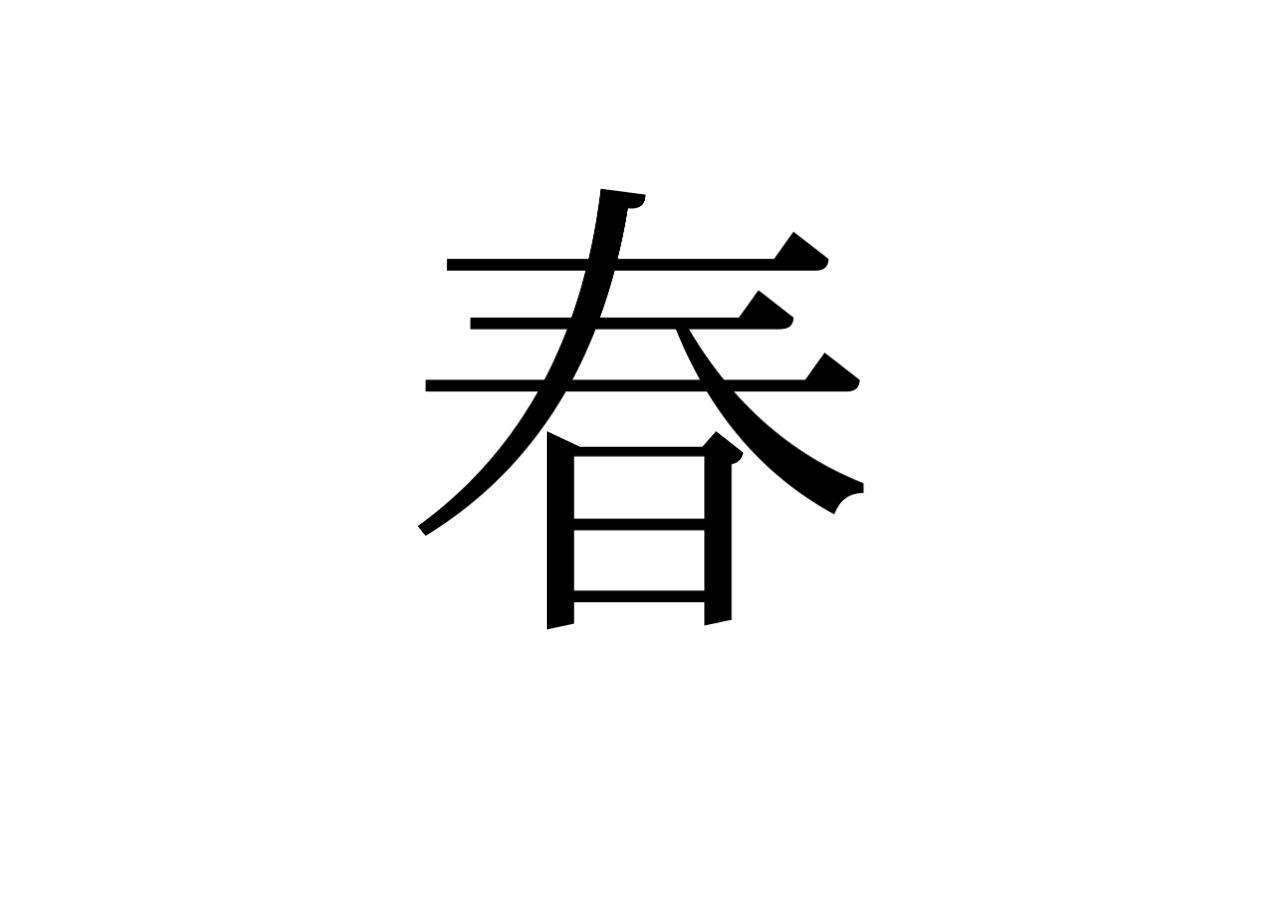
<file: html/index.html>
<!DOCTYPE html>
<html lang="ja">
<head>
  <meta charset="UTF-8">
  <meta http-equiv="X-UA-Compatible" content="IE=edge">
  <meta name="viewport" content="width=device-width, initial-scale=1.0">
  <title>春の遊び方</title>
  <link rel="icon" href="../img/favicon.png">
  <link rel="stylesheet" type="text/css" href="../css/playroom.css">
</head>

<body>

<div id="haru_up_box">
    <img id="haru_up" class="" src="../img/haru_up.png">
</div>
<div id="haru_down_box">
    <img id="haru_down" class="" src="../img/haru_down.png">
</div>
</body>

<script src="../js/playroom.js"></script>

</html>
</file>
<file: css/playroom.css>
html {
    touch-action: none;
}
#haru_up_box{
    position: absolute;
    top: 20vh;
    left: 0px;
    width: 100%;
    height: 40%;
    margin: auto;
    display: flex;
    align-items: center;
    font-size: 0px;
}
#haru_up{
    -webkit-user-drag: none;
    user-select: none;
    height: 100%;
    margin: auto;
    display: flex;
    align-items: center;
    font-size: 0px;
}
.squash {
    animation: squash 0.4s 0s ease-in forwards;
}
@keyframes squash {
    5% {
        transform: scaleY(0.5);
    }
    100% {
        transform: scaleY(1.0);
    }
}
#haru_down_box{
    position: absolute;
    top: 47vh;
    left: 0px;
    width: 100%;
    height: 23.83%;
    margin: auto;
    display: flex;
    align-items: center;
    font-size: 0px;
}
#haru_down{
    -webkit-user-drag: none;
    user-select: none;
    height: 100%;
    margin: auto;
    display: flex;
    align-items: center;
    font-size: 0px;
}
.turn {
    animation: turn 0.4s 0s ease-in forwards;
}
@keyframes turn {
    25% {
        transform: rotate(-90deg);
    }
    100% {
        transform: rotate(0deg);
    }
}
</file>
